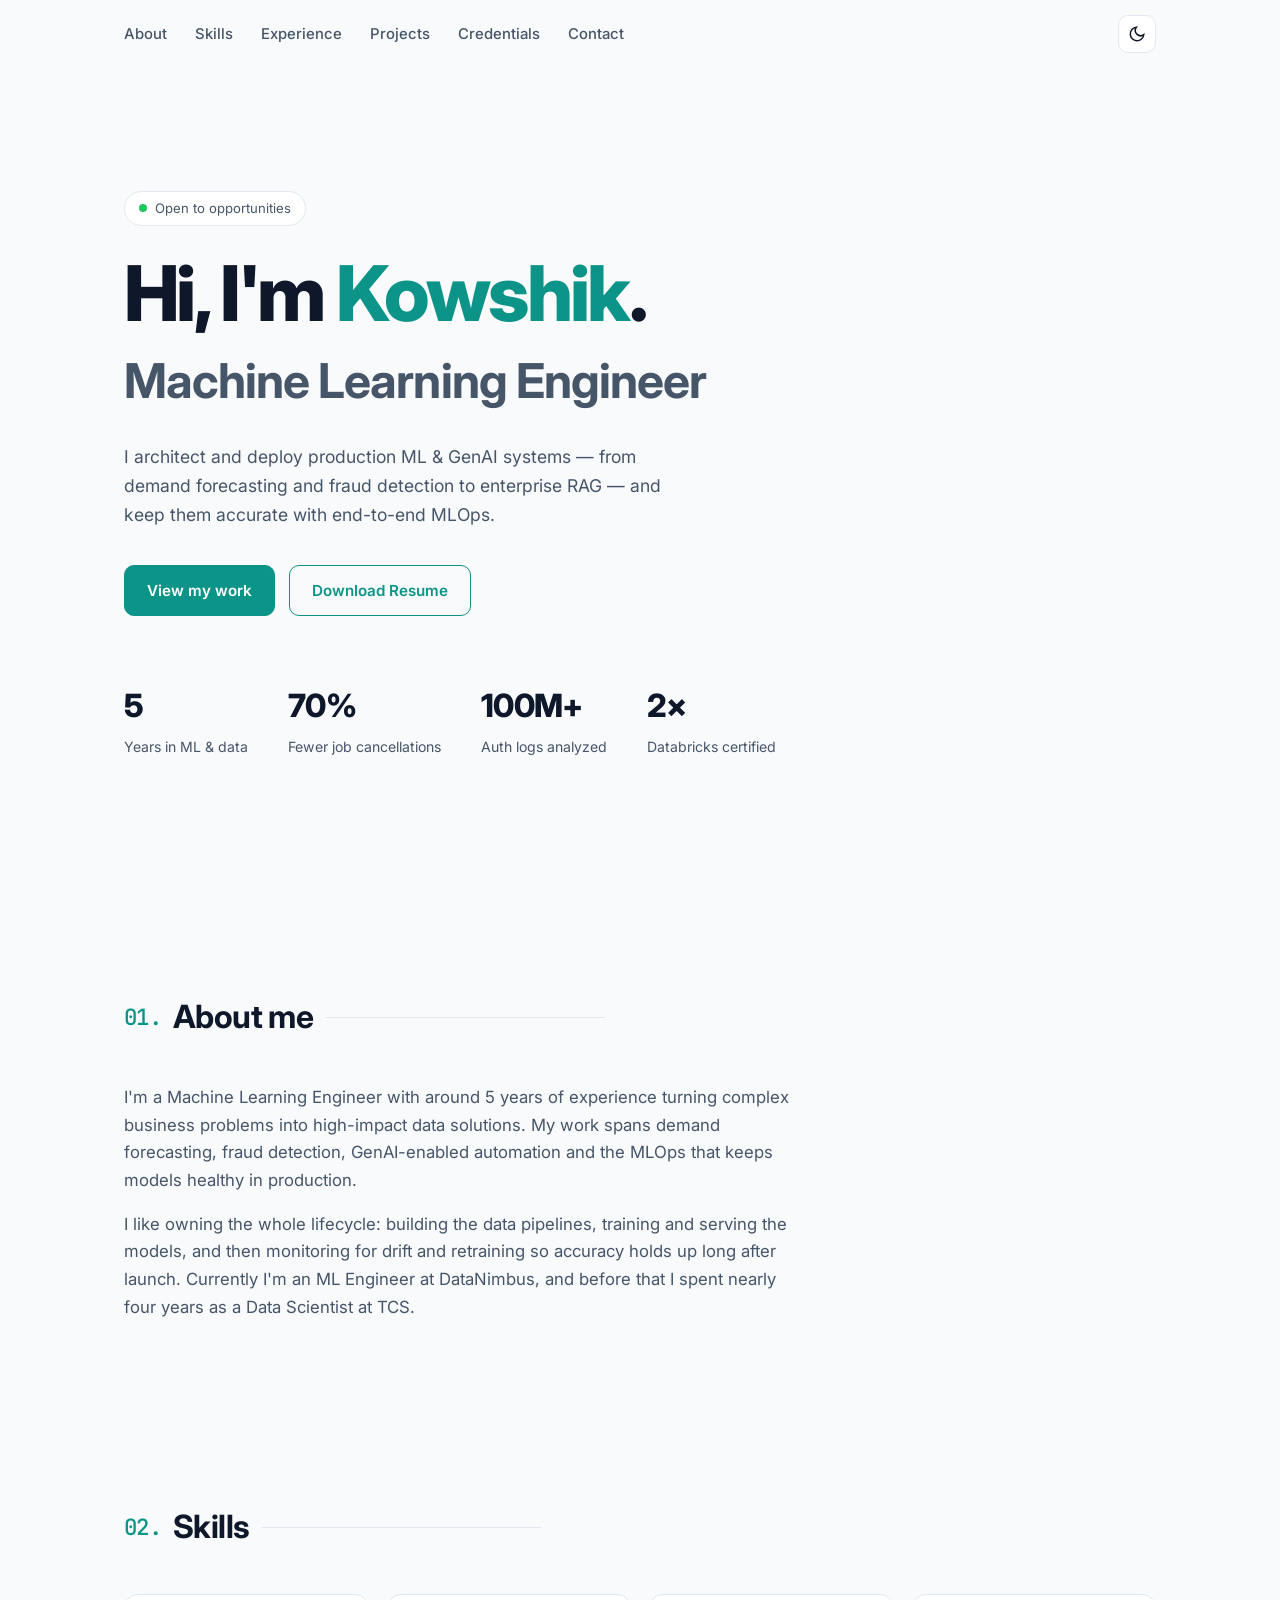
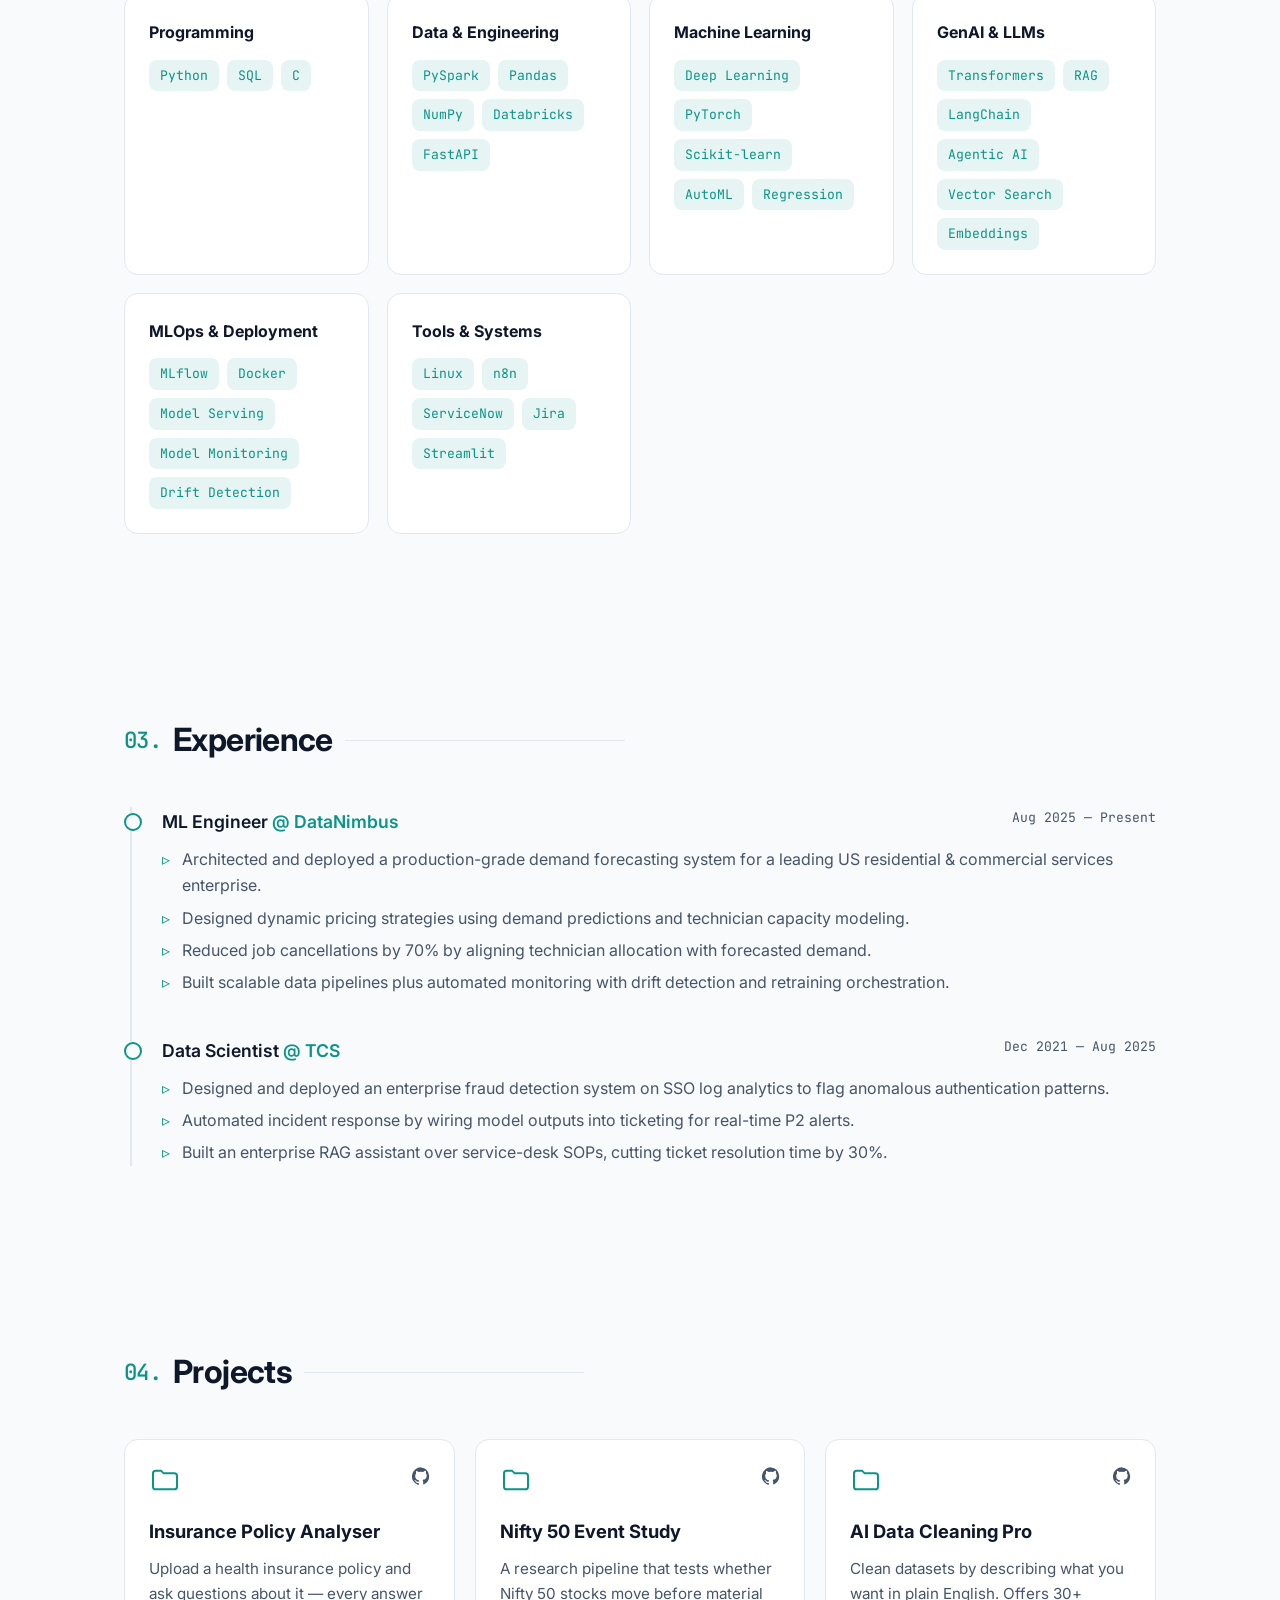
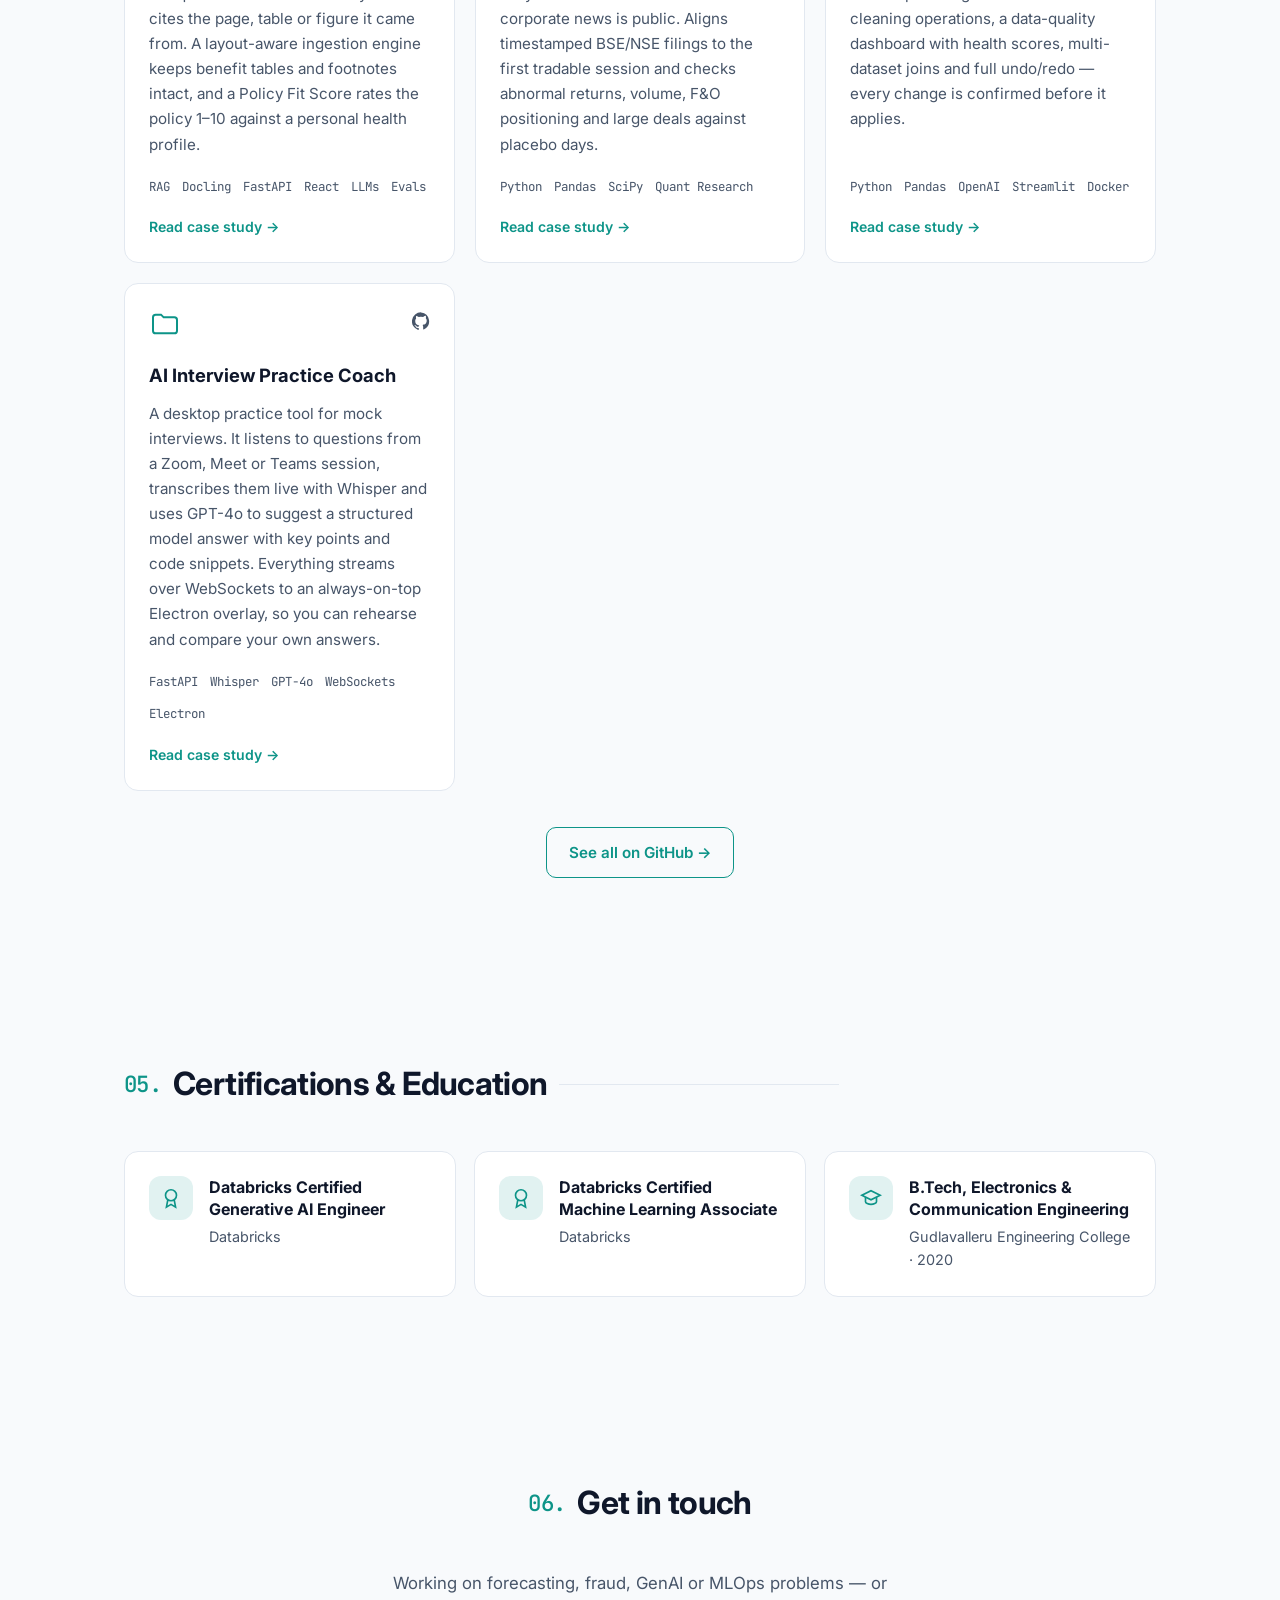
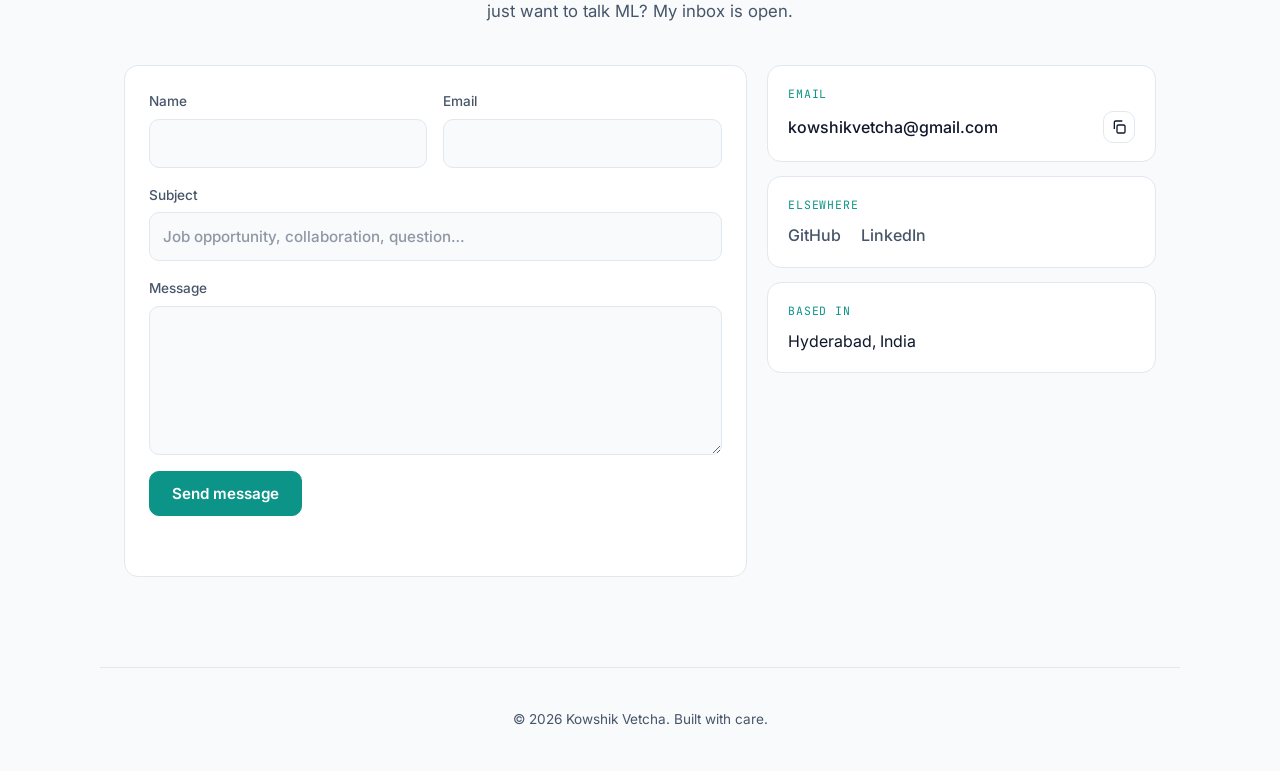
<file: index.html>
<!doctype html>
<html lang="en">
<head>
  <meta charset="utf-8" />
  <meta name="viewport" content="width=device-width, initial-scale=1" />
  <title>Kowshik Vetcha — Machine Learning Engineer</title>
  <meta name="description" content="Machine Learning Engineer building production ML and GenAI systems: demand forecasting, fraud detection, RAG and end-to-end MLOps." />
  <meta property="og:title" content="Kowshik Vetcha — Machine Learning Engineer" />
  <meta property="og:description" content="Production ML & GenAI systems: forecasting, fraud detection, RAG and MLOps." />
  <meta property="og:url" content="https://kowshikvetcha.github.io/" />
  <meta property="og:type" content="website" />
  <link rel="icon" href="data:image/svg+xml,<svg xmlns='http://www.w3.org/2000/svg' viewBox='0 0 32 32'><rect width='32' height='32' rx='8' fill='%230b0f17'/><text x='16' y='23' font-family='Arial' font-weight='800' font-size='20' text-anchor='middle' fill='%235eead4'>K</text></svg>" />
  <link rel="preconnect" href="https://fonts.googleapis.com" />
  <link rel="preconnect" href="https://fonts.gstatic.com" crossorigin />
  <link href="https://fonts.googleapis.com/css2?family=Inter:wght@400;500;600;700;800&family=JetBrains+Mono:wght@400;500&display=swap" rel="stylesheet" />
  <link rel="stylesheet" href="styles.css?v=20261120225231" />
  <script>
    // Apply saved theme before paint to avoid a flash
    try {
      const t = localStorage.getItem("theme");
      if (t) document.documentElement.dataset.theme = t;
    } catch (e) {}
  </script>
</head>
<body>
  <header class="nav">
    <div class="container nav-inner">
      <nav class="nav-links" id="nav-links">
        <a href="#about">About</a>
        <a href="#skills">Skills</a>
        <a href="#experience">Experience</a>
        <a href="#projects">Projects</a>
        <a href="#credentials">Credentials</a>
        <a href="#contact">Contact</a>
      </nav>
      <div class="nav-actions">
        <button class="icon-btn" id="theme-toggle" aria-label="Toggle theme">
          <svg class="sun" viewBox="0 0 24 24" width="18" height="18" fill="none" stroke="currentColor" stroke-width="2"><circle cx="12" cy="12" r="4"/><path d="M12 2v2M12 20v2M4.9 4.9l1.4 1.4M17.7 17.7l1.4 1.4M2 12h2M20 12h2M4.9 19.1l1.4-1.4M17.7 6.3l1.4-1.4"/></svg>
          <svg class="moon" viewBox="0 0 24 24" width="18" height="18" fill="none" stroke="currentColor" stroke-width="2"><path d="M21 12.8A9 9 0 1 1 11.2 3a7 7 0 0 0 9.8 9.8z"/></svg>
        </button>
        <button class="icon-btn menu-btn" id="menu-toggle" aria-label="Open menu">
          <svg viewBox="0 0 24 24" width="20" height="20" fill="none" stroke="currentColor" stroke-width="2"><path d="M4 7h16M4 12h16M4 17h16"/></svg>
        </button>
      </div>
    </div>
  </header>

  <main id="top">
    <section class="hero container">
      <p class="badge" id="badge"><span class="dot"></span>Open to opportunities</p>
      <h1>Hi, I'm <span class="accent" id="hero-name"></span>.</h1>
      <h2 class="hero-role" id="hero-role"></h2>
      <p class="hero-tagline" id="hero-tagline"></p>
      <div class="hero-cta">
        <a href="#projects" class="btn btn-primary">View my work</a>
        <a href="#" class="btn btn-ghost" id="resume-link" download="Vetcha_Kowshik_Resume.pdf">Download Resume</a>
      </div>
      <div class="stats" id="stats"></div>
    </section>

    <section id="about" class="section container reveal">
      <h3 class="section-title"><span class="num">01.</span> About me</h3>
      <div class="about" id="about-text"></div>
    </section>

    <section id="skills" class="section container reveal">
      <h3 class="section-title"><span class="num">02.</span> Skills</h3>
      <div class="skills-grid" id="skills-grid"></div>
    </section>

    <section id="experience" class="section container reveal">
      <h3 class="section-title"><span class="num">03.</span> Experience</h3>
      <ol class="timeline" id="timeline"></ol>
    </section>

    <section id="projects" class="section container reveal">
      <h3 class="section-title"><span class="num">04.</span> Projects</h3>
      <div class="projects-grid" id="projects-grid"></div>
      <p class="more-link"><a class="btn btn-ghost" id="github-all" target="_blank" rel="noopener">See all on GitHub →</a></p>
    </section>

    <section id="credentials" class="section container reveal">
      <h3 class="section-title"><span class="num">05.</span> Certifications &amp; Education</h3>
      <div class="creds-grid" id="creds-grid"></div>
    </section>

    <section id="contact" class="section container contact reveal">
      <h3 class="section-title center"><span class="num">06.</span> Get in touch</h3>
      <p class="contact-blurb" id="contact-blurb"></p>

      <div class="contact-grid">
        <form class="card contact-form" id="contact-form" novalidate>
          <div class="field-row">
            <label>Name<input name="name" type="text" autocomplete="name" required maxlength="100" /></label>
            <label>Email<input name="email" type="email" autocomplete="email" required maxlength="150" /></label>
          </div>
          <label>Subject<input name="subject" type="text" maxlength="150" placeholder="Job opportunity, collaboration, question…" /></label>
          <label>Message<textarea name="message" rows="5" required maxlength="4000"></textarea></label>
          <input type="checkbox" name="botcheck" class="hp" tabindex="-1" autocomplete="off" aria-hidden="true" />
          <button type="submit" class="btn btn-primary" id="contact-submit">Send message</button>
          <p class="form-status" id="form-status" role="status" aria-live="polite"></p>
        </form>

        <aside class="contact-side">
          <div class="card contact-item">
            <span class="contact-label">Email</span>
            <div class="email-row">
              <a id="contact-email"></a>
              <button type="button" class="icon-btn" id="copy-email" aria-label="Copy email address">
                <svg viewBox="0 0 24 24" width="16" height="16" fill="none" stroke="currentColor" stroke-width="2"><rect x="9" y="9" width="12" height="12" rx="2"/><path d="M5 15V5a2 2 0 0 1 2-2h10"/></svg>
              </button>
            </div>
          </div>
          <div class="card contact-item">
            <span class="contact-label">Elsewhere</span>
            <div class="social" id="social"></div>
          </div>
          <div class="card contact-item">
            <span class="contact-label">Based in</span>
            <span id="contact-location"></span>
          </div>
        </aside>
      </div>
    </section>
  </main>

  <footer class="footer container">
    <p id="footer-text"></p>
  </footer>

  <script src="content.js?v=20261120225231"></script>
  <script src="script.js?v=20261120225231"></script>
</body>
</html>
</file>
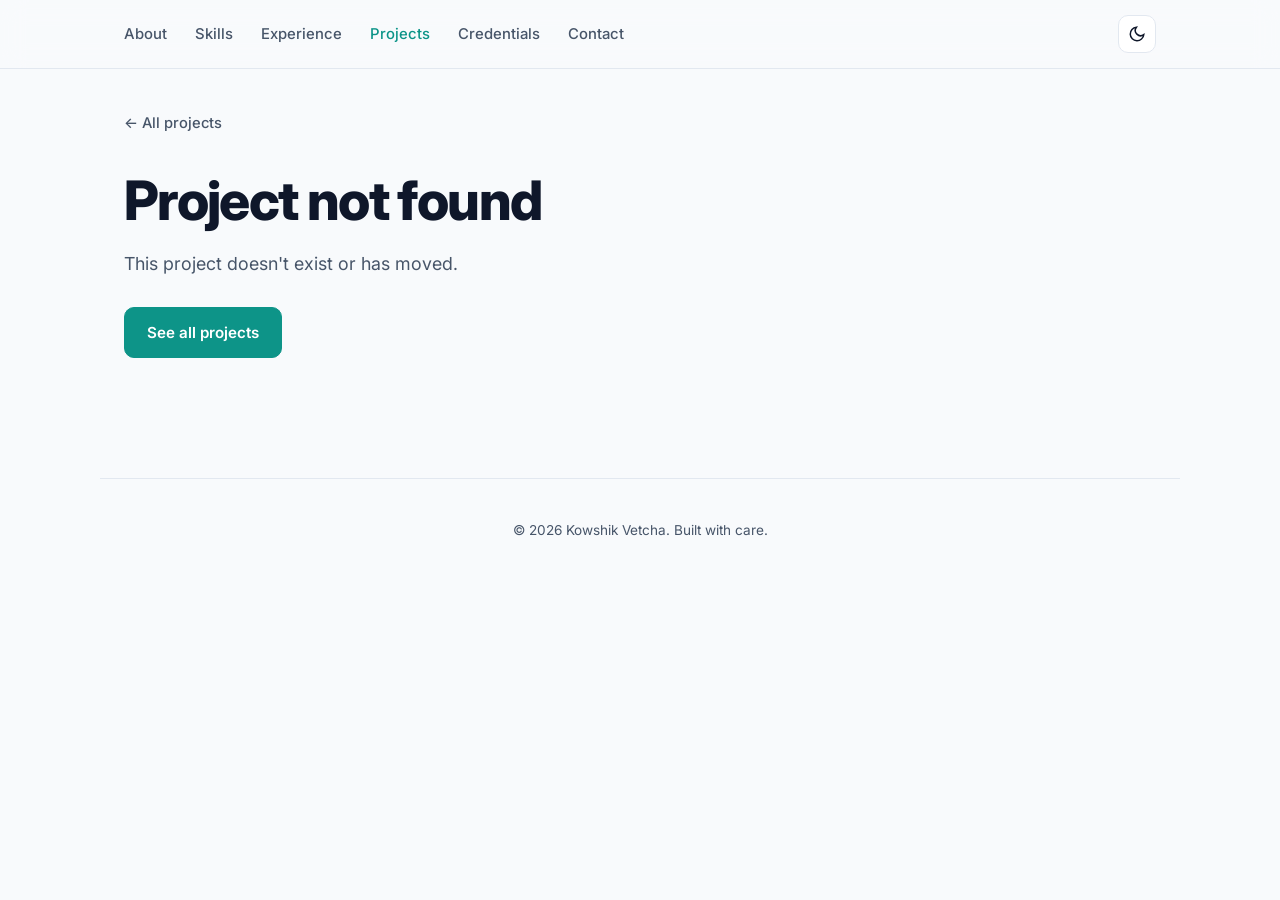
<file: project.html>
<!doctype html>
<html lang="en">
<head>
  <meta charset="utf-8" />
  <meta name="viewport" content="width=device-width, initial-scale=1" />
  <title>Project — Kowshik Vetcha</title>
  <meta name="description" content="Project case study by Kowshik Vetcha, Machine Learning Engineer." />
  <link rel="icon" href="data:image/svg+xml,<svg xmlns='http://www.w3.org/2000/svg' viewBox='0 0 32 32'><rect width='32' height='32' rx='8' fill='%230b0f17'/><text x='16' y='23' font-family='Arial' font-weight='800' font-size='20' text-anchor='middle' fill='%235eead4'>K</text></svg>" />
  <link rel="preconnect" href="https://fonts.googleapis.com" />
  <link rel="preconnect" href="https://fonts.gstatic.com" crossorigin />
  <link href="https://fonts.googleapis.com/css2?family=Inter:wght@400;500;600;700;800&family=JetBrains+Mono:wght@400;500&display=swap" rel="stylesheet" />
  <link rel="stylesheet" href="styles.css?v=20261120225231" />
  <script>
    try {
      const t = localStorage.getItem("theme");
      if (t) document.documentElement.dataset.theme = t;
    } catch (e) {}
  </script>
</head>
<body>
  <header class="nav scrolled">
    <div class="container nav-inner">
      <nav class="nav-links" id="nav-links">
        <a href="index.html#about">About</a>
        <a href="index.html#skills">Skills</a>
        <a href="index.html#experience">Experience</a>
        <a href="index.html#projects" class="active">Projects</a>
        <a href="index.html#credentials">Credentials</a>
        <a href="index.html#contact">Contact</a>
      </nav>
      <div class="nav-actions">
        <button class="icon-btn" id="theme-toggle" aria-label="Toggle theme">
          <svg class="sun" viewBox="0 0 24 24" width="18" height="18" fill="none" stroke="currentColor" stroke-width="2"><circle cx="12" cy="12" r="4"/><path d="M12 2v2M12 20v2M4.9 4.9l1.4 1.4M17.7 17.7l1.4 1.4M2 12h2M20 12h2M4.9 19.1l1.4-1.4M17.7 6.3l1.4-1.4"/></svg>
          <svg class="moon" viewBox="0 0 24 24" width="18" height="18" fill="none" stroke="currentColor" stroke-width="2"><path d="M21 12.8A9 9 0 1 1 11.2 3a7 7 0 0 0 9.8 9.8z"/></svg>
        </button>
        <button class="icon-btn menu-btn" id="menu-toggle" aria-label="Open menu">
          <svg viewBox="0 0 24 24" width="20" height="20" fill="none" stroke="currentColor" stroke-width="2"><path d="M4 7h16M4 12h16M4 17h16"/></svg>
        </button>
      </div>
    </div>
  </header>

  <main class="container project-page" id="project-root">
    <a class="back-link" href="index.html#projects">← All projects</a>
  </main>

  <footer class="footer container">
    <p id="footer-text"></p>
  </footer>

  <script src="content.js?v=20261120225231"></script>
  <script src="project.js?v=20261120225231"></script>
</body>
</html>
</file>
<file: styles.css>
:root {
  --bg: #0b0f17;
  --bg-elev: #121826;
  --border: #1f2937;
  --text: #e5e7eb;
  --muted: #94a3b8;
  --accent: #5eead4;
  --accent-ink: #042f2e;
  --shadow: 0 10px 30px -12px rgba(0, 0, 0, 0.6);
  --radius: 14px;
  --max: 1080px;
}

:root[data-theme="light"] {
  --bg: #f8fafc;
  --bg-elev: #ffffff;
  --border: #e2e8f0;
  --text: #0f172a;
  --muted: #475569;
  --accent: #0d9488;
  --accent-ink: #ffffff;
  --shadow: 0 10px 30px -15px rgba(15, 23, 42, 0.25);
}

@media (prefers-color-scheme: light) {
  :root:not([data-theme="dark"]) {
    --bg: #f8fafc;
    --bg-elev: #ffffff;
    --border: #e2e8f0;
    --text: #0f172a;
    --muted: #475569;
    --accent: #0d9488;
    --accent-ink: #ffffff;
    --shadow: 0 10px 30px -15px rgba(15, 23, 42, 0.25);
  }
}

* { box-sizing: border-box; margin: 0; padding: 0; }
html { scroll-behavior: smooth; scroll-padding-top: 80px; }
body {
  font-family: "Inter", system-ui, sans-serif;
  background: var(--bg);
  color: var(--text);
  line-height: 1.65;
  -webkit-font-smoothing: antialiased;
  transition: background 0.3s, color 0.3s;
}
a { color: inherit; text-decoration: none; }
ul, ol { list-style: none; }

.container { width: 100%; max-width: var(--max); margin: 0 auto; padding: 0 24px; }
.accent { color: var(--accent); }

/* ---------- Nav ---------- */
.nav {
  position: sticky; top: 0; z-index: 50;
  backdrop-filter: blur(12px);
  background: color-mix(in srgb, var(--bg) 75%, transparent);
  border-bottom: 1px solid transparent;
  transition: border-color 0.3s;
}
.nav.scrolled { border-bottom-color: var(--border); }
.nav-inner { display: flex; align-items: center; justify-content: space-between; height: 68px; }
.nav-links { display: flex; gap: 28px; }
.nav-links a { color: var(--muted); font-size: 0.93rem; font-weight: 500; transition: color 0.2s; }
.nav-links a:hover, .nav-links a.active { color: var(--accent); }
.nav-actions { display: flex; gap: 8px; margin-left: auto; }
.icon-btn {
  display: grid; place-items: center;
  width: 38px; height: 38px;
  border-radius: 10px; border: 1px solid var(--border);
  background: var(--bg-elev); color: var(--text); cursor: pointer;
  transition: border-color 0.2s, color 0.2s;
}
.icon-btn:hover { border-color: var(--accent); color: var(--accent); }
.icon-btn .moon { display: none; }
:root[data-theme="light"] .icon-btn .sun { display: none; }
:root[data-theme="light"] .icon-btn .moon { display: block; }
@media (prefers-color-scheme: light) {
  :root:not([data-theme="dark"]) .icon-btn .sun { display: none; }
  :root:not([data-theme="dark"]) .icon-btn .moon { display: block; }
}
.menu-btn { display: none; }

/* ---------- Hero ---------- */
.hero { min-height: calc(100vh - 68px); display: flex; flex-direction: column; justify-content: center; padding-top: 40px; padding-bottom: 60px; }
.badge {
  display: inline-flex; align-items: center; gap: 8px; align-self: flex-start;
  font-size: 0.82rem; color: var(--muted);
  padding: 6px 14px; border: 1px solid var(--border); border-radius: 999px;
  background: var(--bg-elev); margin-bottom: 28px;
}
.dot { width: 8px; height: 8px; border-radius: 50%; background: #22c55e; box-shadow: 0 0 0 0 rgba(34,197,94,.6); animation: pulse 2s infinite; }
@keyframes pulse { 70% { box-shadow: 0 0 0 8px rgba(34,197,94,0); } 100% { box-shadow: 0 0 0 0 rgba(34,197,94,0); } }
.hero h1 { font-size: clamp(2.6rem, 7vw, 4.8rem); font-weight: 800; letter-spacing: -0.035em; line-height: 1.05; }
.hero-role { font-size: clamp(1.6rem, 4.5vw, 3rem); font-weight: 700; color: var(--muted); letter-spacing: -0.02em; margin-top: 6px; }
.hero-tagline { max-width: 560px; font-size: 1.1rem; color: var(--muted); margin-top: 22px; }
.hero-cta { display: flex; flex-wrap: wrap; gap: 14px; margin-top: 36px; }

.btn {
  display: inline-flex; align-items: center; justify-content: center;
  padding: 12px 22px; border-radius: 10px; font-weight: 600; font-size: 0.95rem;
  border: 1px solid var(--accent); transition: transform 0.2s, box-shadow 0.2s, background 0.2s;
}
.btn:hover { transform: translateY(-2px); }
.btn-primary { background: var(--accent); color: var(--accent-ink); }
.btn-primary:hover { box-shadow: 0 8px 24px -8px var(--accent); }
.btn-ghost { color: var(--accent); }
.btn-ghost:hover { background: color-mix(in srgb, var(--accent) 10%, transparent); }
.btn-lg { padding: 16px 30px; font-size: 1rem; }

.stats { display: flex; flex-wrap: wrap; gap: 40px; margin-top: 64px; }
.stat strong { display: block; font-size: 2rem; font-weight: 800; color: var(--text); letter-spacing: -0.02em; }
.stat span { color: var(--muted); font-size: 0.88rem; }

/* ---------- Sections ---------- */
.section { padding: 90px 24px; }
.section-title {
  display: flex; align-items: center; gap: 12px;
  font-size: clamp(1.5rem, 3.5vw, 2rem); font-weight: 700; letter-spacing: -0.02em; margin-bottom: 40px;
}
.section-title::after { content: ""; flex: 1; max-width: 280px; height: 1px; background: var(--border); }
.section-title.center { justify-content: center; }
.section-title.center::after { display: none; }
.num { font-family: "JetBrains Mono", monospace; color: var(--accent); font-size: 0.7em; font-weight: 500; }

.reveal { opacity: 0; transform: translateY(24px); transition: opacity 0.7s ease, transform 0.7s ease; }
.reveal.visible { opacity: 1; transform: none; }
@media (prefers-reduced-motion: reduce) {
  .reveal { opacity: 1; transform: none; transition: none; }
  html { scroll-behavior: auto; }
}

.about { max-width: 680px; color: var(--muted); font-size: 1.05rem; }
.about p + p { margin-top: 16px; }

.card {
  background: var(--bg-elev); border: 1px solid var(--border); border-radius: var(--radius);
  padding: 24px; transition: transform 0.25s, border-color 0.25s, box-shadow 0.25s;
}
.card:hover { transform: translateY(-4px); border-color: color-mix(in srgb, var(--accent) 50%, var(--border)); box-shadow: var(--shadow); }

/* Skills */
.skills-grid { display: grid; grid-template-columns: repeat(auto-fit, minmax(220px, 1fr)); gap: 18px; }
.skill-card h4 { font-size: 1rem; margin-bottom: 14px; }
.chips { display: flex; flex-wrap: wrap; gap: 8px; }
.chips li {
  font-size: 0.82rem; padding: 5px 11px; border-radius: 8px;
  background: color-mix(in srgb, var(--accent) 10%, transparent); color: var(--accent);
  font-family: "JetBrains Mono", monospace;
}

/* Timeline */
.timeline { position: relative; border-left: 2px solid var(--border); margin-left: 6px; }
.timeline-item { position: relative; padding: 0 0 40px 30px; }
.timeline-item:last-child { padding-bottom: 0; }
.timeline-item::before {
  content: ""; position: absolute; left: -8px; top: 6px;
  width: 14px; height: 14px; border-radius: 50%;
  background: var(--bg); border: 2px solid var(--accent);
}
.timeline-head { display: flex; flex-wrap: wrap; justify-content: space-between; gap: 6px 16px; margin-bottom: 10px; }
.timeline-head h4 { font-size: 1.1rem; font-weight: 600; }
.period { font-family: "JetBrains Mono", monospace; font-size: 0.82rem; color: var(--muted); }
.timeline-item ul li { position: relative; padding-left: 20px; color: var(--muted); margin-top: 6px; }
.timeline-item ul li::before { content: "▹"; position: absolute; left: 0; color: var(--accent); }

/* Projects */
.projects-grid { display: grid; grid-template-columns: repeat(auto-fill, minmax(290px, 1fr)); gap: 20px; }
.project-card { display: flex; flex-direction: column; }
.project-top { display: flex; justify-content: space-between; align-items: center; margin-bottom: 20px; }
.folder { color: var(--accent); }
.project-links { display: flex; gap: 12px; }
.project-links a { color: var(--muted); transition: color 0.2s; }
.project-links a:hover { color: var(--accent); }
.project-card h4 { font-size: 1.15rem; margin-bottom: 10px; }
.project-card p { color: var(--muted); font-size: 0.95rem; flex: 1; }
.tags { display: flex; flex-wrap: wrap; gap: 12px; margin-top: 20px; }
.tags li { font-family: "JetBrains Mono", monospace; font-size: 0.78rem; color: var(--muted); }

/* Whole card is clickable via the title link; icon links sit above it */
.project-card { position: relative; cursor: pointer; }
.card-link::after { content: ""; position: absolute; inset: 0; border-radius: var(--radius); }
.card-link:focus-visible { outline: none; }
.project-card:has(.card-link:focus-visible) { outline: 2px solid var(--accent); outline-offset: 3px; }
.project-links { position: relative; z-index: 1; }
.project-card:hover h4 { color: var(--accent); }
.project-card h4 { transition: color 0.2s; }
.project-card .read-more { flex: none; margin-top: 18px; font-size: 0.88rem; font-weight: 600; color: var(--accent); }
.read-more span { display: inline-block; transition: transform 0.2s; }
.project-card:hover .read-more span { transform: translateX(4px); }

.more-link { text-align: center; margin-top: 36px; }
.project-org { font-family: "JetBrains Mono", monospace; font-size: 0.75rem; color: var(--accent); text-transform: uppercase; letter-spacing: 0.08em; margin-bottom: 6px; }

/* ---------- Project detail page ---------- */
.project-page { padding-top: 40px; padding-bottom: 80px; }
.back-link { display: inline-block; color: var(--muted); font-size: 0.92rem; font-weight: 500; transition: color 0.2s; }
.back-link:hover { color: var(--accent); }
.project-hero { padding: 36px 0 40px; max-width: 820px; }
.eyebrow { font-family: "JetBrains Mono", monospace; font-size: 0.8rem; color: var(--accent); text-transform: uppercase; letter-spacing: 0.08em; margin-bottom: 14px; }
.project-hero h1 { font-size: clamp(2.1rem, 5.5vw, 3.4rem); font-weight: 800; letter-spacing: -0.03em; line-height: 1.1; }
.project-summary { color: var(--muted); font-size: 1.12rem; margin-top: 18px; max-width: 720px; }
.project-hero .hero-cta { margin-top: 28px; }
.project-hero .btn { gap: 8px; }

.metric-grid { display: grid; grid-template-columns: repeat(auto-fit, minmax(190px, 1fr)); gap: 16px; margin-bottom: 56px; }
.metric { padding: 20px 22px; }
.metric:hover { transform: none; }
.metric strong { display: block; font-size: 1.75rem; font-weight: 800; letter-spacing: -0.02em; color: var(--accent); }
.metric span { color: var(--muted); font-size: 0.88rem; }

.project-layout { display: grid; grid-template-columns: minmax(0, 1fr) 300px; gap: 48px; align-items: start; }
.overview-grid { display: grid; grid-template-columns: 1fr 1fr; gap: 18px; margin-bottom: 20px; }
.overview-card { padding: 26px 28px; }
.overview-card:hover { transform: none; box-shadow: none; }
.overview-card.solution { border-color: color-mix(in srgb, var(--accent) 45%, var(--border)); }
.overview-label { display: block; font-family: "JetBrains Mono", monospace; font-size: 0.78rem; text-transform: uppercase; letter-spacing: 0.08em; color: var(--accent); margin-bottom: 10px; }
.overview-card p { color: var(--text); font-size: 1.02rem; line-height: 1.7; }

.tech-heading {
  font-size: clamp(1.4rem, 3vw, 1.75rem); font-weight: 700; letter-spacing: -0.02em;
  margin-bottom: 28px; padding-bottom: 14px; border-bottom: 1px solid var(--border);
}
.case-section + .case-section { margin-top: 40px; }
.case-section h3 { font-size: 1.2rem; font-weight: 700; letter-spacing: -0.01em; margin-bottom: 12px; display: flex; align-items: center; gap: 10px; }
.case-section h3::before { content: ""; width: 18px; height: 2px; background: var(--accent); border-radius: 2px; }
.case-section p { color: var(--muted); font-size: 1rem; }
.case-section p + p { margin-top: 12px; }
.case-section strong { color: var(--text); font-weight: 600; }
.case-list { margin-top: 12px; }
.case-list li { position: relative; padding-left: 22px; color: var(--muted); margin-top: 10px; }
.case-list li::before { content: "▹"; position: absolute; left: 0; color: var(--accent); }

.project-aside { position: sticky; top: 92px; display: flex; flex-direction: column; gap: 16px; }
.aside-card:hover { transform: none; box-shadow: none; }
.aside-card h3 { font-size: 0.78rem; font-family: "JetBrains Mono", monospace; text-transform: uppercase; letter-spacing: 0.08em; color: var(--accent); margin-bottom: 14px; font-weight: 500; }
.stack-group + .stack-group { margin-top: 16px; }
.stack-group h4 { font-size: 0.85rem; font-weight: 600; margin-bottom: 8px; }
.aside-links { display: flex; flex-direction: column; gap: 10px; }
.aside-links a { display: flex; align-items: center; gap: 10px; color: var(--muted); font-weight: 500; transition: color 0.2s; }
.aside-links a:hover { color: var(--accent); }

.project-pager { display: grid; grid-template-columns: 1fr 1fr; gap: 16px; margin-top: 72px; padding-top: 32px; border-top: 1px solid var(--border); }
.pager-link { display: flex; flex-direction: column; gap: 4px; }
.pager-link span { font-size: 0.82rem; color: var(--muted); }
.pager-link strong { font-size: 1.02rem; transition: color 0.2s; }
.pager-link:hover strong { color: var(--accent); }
.pager-link.next { text-align: right; }

/* Credentials */
.creds-grid { display: grid; grid-template-columns: repeat(auto-fit, minmax(280px, 1fr)); gap: 18px; }
.cred-card { display: flex; gap: 16px; align-items: flex-start; }
.cred-icon {
  flex: none; display: grid; place-items: center; width: 44px; height: 44px; border-radius: 12px;
  color: var(--accent); background: color-mix(in srgb, var(--accent) 12%, transparent);
}
.cred-card h4 { font-size: 1rem; line-height: 1.4; }
.cred-card p { color: var(--muted); font-size: 0.9rem; margin-top: 4px; }

/* Contact */
.contact-blurb { max-width: 520px; margin: 0 auto 40px; color: var(--muted); font-size: 1.05rem; text-align: center; }
.contact-grid { display: grid; grid-template-columns: 1.6fr 1fr; gap: 20px; align-items: start; }
.contact-form { display: flex; flex-direction: column; gap: 16px; }
.contact-form:hover, .contact-item:hover { transform: none; box-shadow: none; }
.field-row { display: grid; grid-template-columns: 1fr 1fr; gap: 16px; }
.contact-form label { display: flex; flex-direction: column; gap: 6px; font-size: 0.85rem; font-weight: 500; color: var(--muted); }
.contact-form input, .contact-form textarea {
  font: inherit; font-size: 0.95rem; color: var(--text);
  background: var(--bg); border: 1px solid var(--border); border-radius: 10px;
  padding: 11px 13px; transition: border-color 0.2s, box-shadow 0.2s; width: 100%;
}
.contact-form textarea { resize: vertical; min-height: 120px; }
.contact-form input::placeholder { color: color-mix(in srgb, var(--muted) 60%, transparent); }
.contact-form input:focus, .contact-form textarea:focus {
  outline: none; border-color: var(--accent);
  box-shadow: 0 0 0 3px color-mix(in srgb, var(--accent) 20%, transparent);
}
.contact-form .btn { align-self: flex-start; cursor: pointer; font-family: inherit; }
.contact-form .btn:disabled { opacity: 0.6; cursor: wait; transform: none; }
.hp { position: absolute; left: -9999px; width: 1px; height: 1px; opacity: 0; }
.form-status { font-size: 0.9rem; min-height: 1.4em; color: var(--muted); }
.form-status.success { color: #22c55e; }
.form-status.error { color: #ef4444; }

.contact-side { display: flex; flex-direction: column; gap: 14px; }
.contact-item { padding: 18px 20px; display: flex; flex-direction: column; gap: 8px; }
.contact-label { font-family: "JetBrains Mono", monospace; font-size: 0.72rem; text-transform: uppercase; letter-spacing: 0.08em; color: var(--accent); }
.email-row { display: flex; align-items: center; justify-content: space-between; gap: 10px; }
.email-row a { font-weight: 500; word-break: break-all; transition: color 0.2s; }
.email-row a:hover { color: var(--accent); }
.email-row .icon-btn { width: 32px; height: 32px; flex: none; }
.icon-btn.copied { color: #22c55e; border-color: #22c55e; }
.social { display: flex; gap: 20px; }
.social a { color: var(--muted); font-weight: 500; transition: color 0.2s; }
.social a:hover { color: var(--accent); }

.footer { text-align: center; padding: 40px 24px; color: var(--muted); font-size: 0.85rem; border-top: 1px solid var(--border); }

/* ---------- Mobile ---------- */
@media (max-width: 760px) {
  .container { padding: 0 16px; }
  .section { padding: 70px 16px; }
  .menu-btn { display: grid; }
  .nav-links {
    position: absolute; top: 68px; left: 0; right: 0;
    flex-direction: column; gap: 0;
    background: var(--bg-elev); border-bottom: 1px solid var(--border);
    max-height: 0; overflow: hidden; transition: max-height 0.3s ease;
  }
  .nav-links.open { max-height: 320px; }
  .nav-links a { padding: 14px 20px; border-top: 1px solid var(--border); }
  .stats { gap: 28px; margin-top: 48px; }
  .contact-grid, .field-row { grid-template-columns: 1fr; }
  .project-page { padding-top: 24px; }
  .overview-grid { grid-template-columns: 1fr; gap: 14px; }
  .overview-card { padding: 20px; }
  .metric-grid { grid-template-columns: 1fr 1fr; gap: 12px; margin-bottom: 44px; }
  .metric { padding: 16px; }
  .metric strong { font-size: 1.4rem; }
  .project-layout { grid-template-columns: 1fr; gap: 32px; }
  .project-aside { position: static; }
  .project-pager { grid-template-columns: 1fr; }
  .pager-link.next { text-align: left; }
}
</file>
